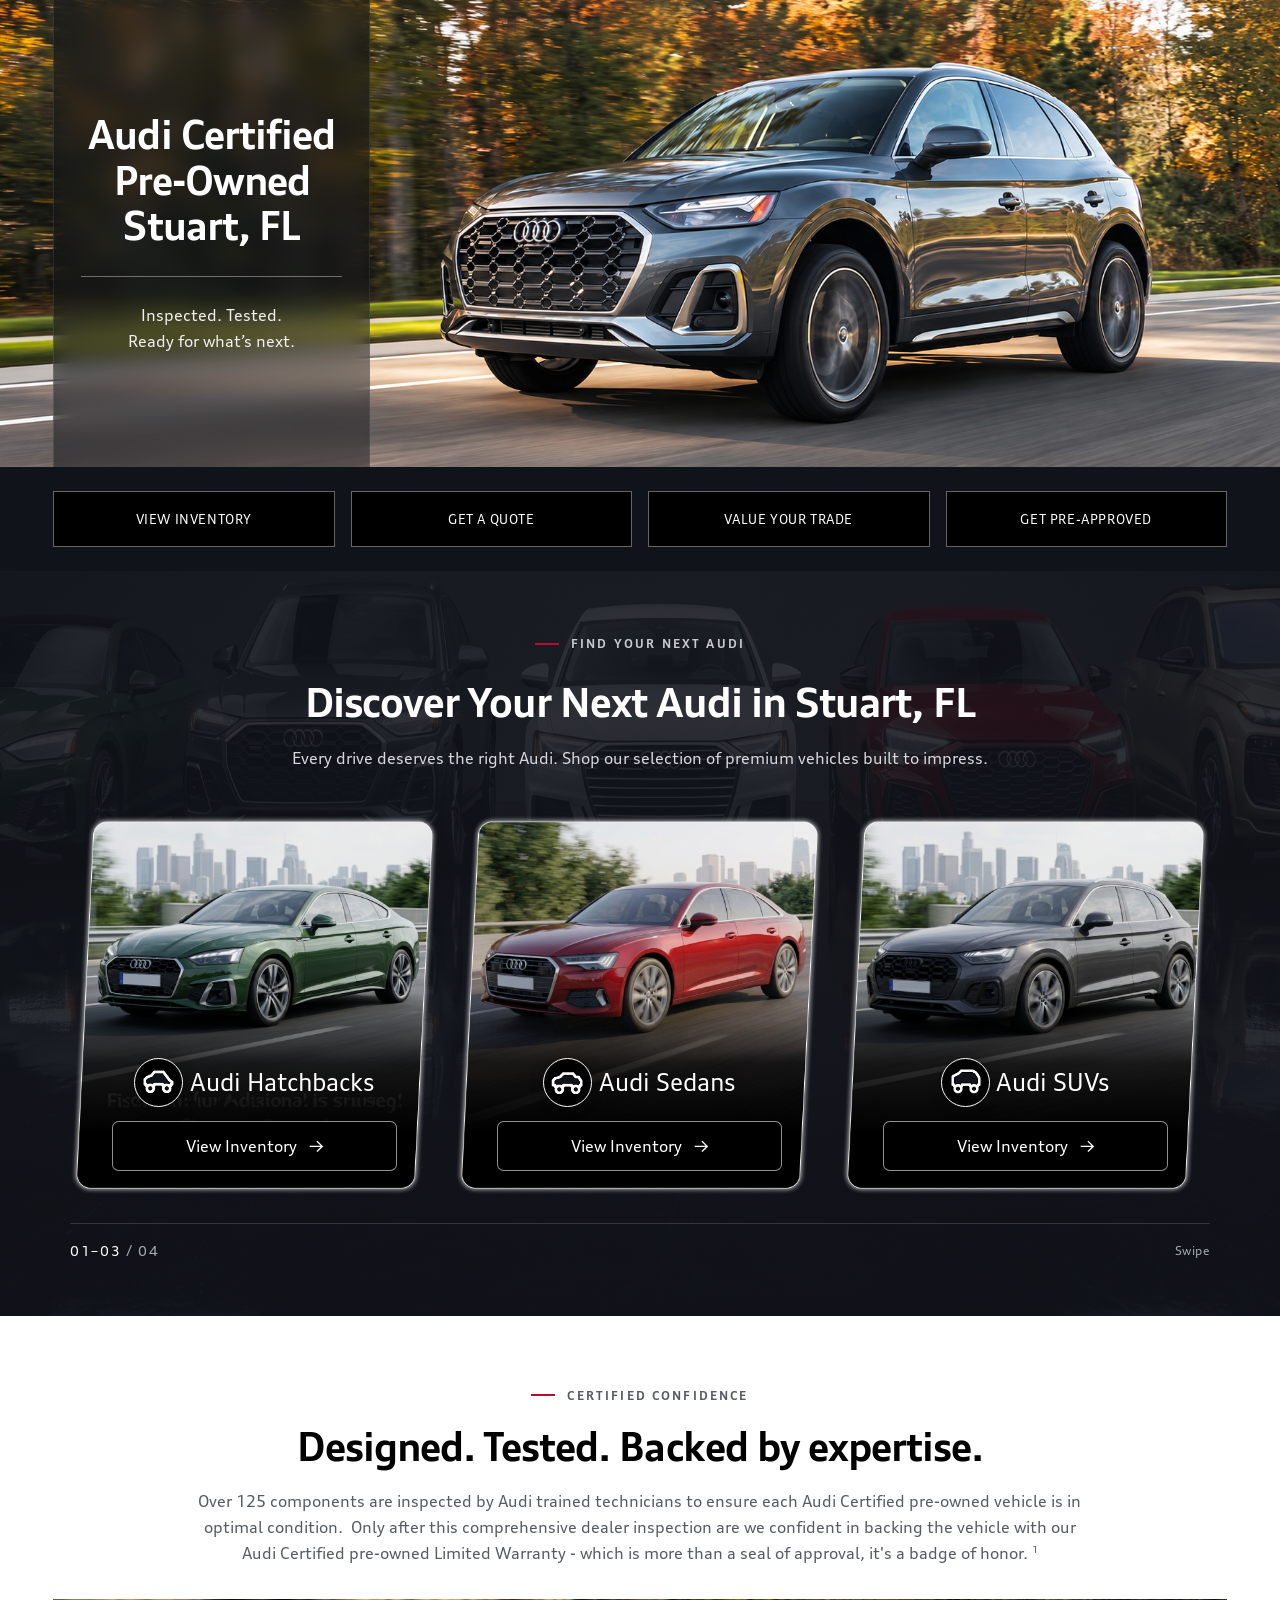
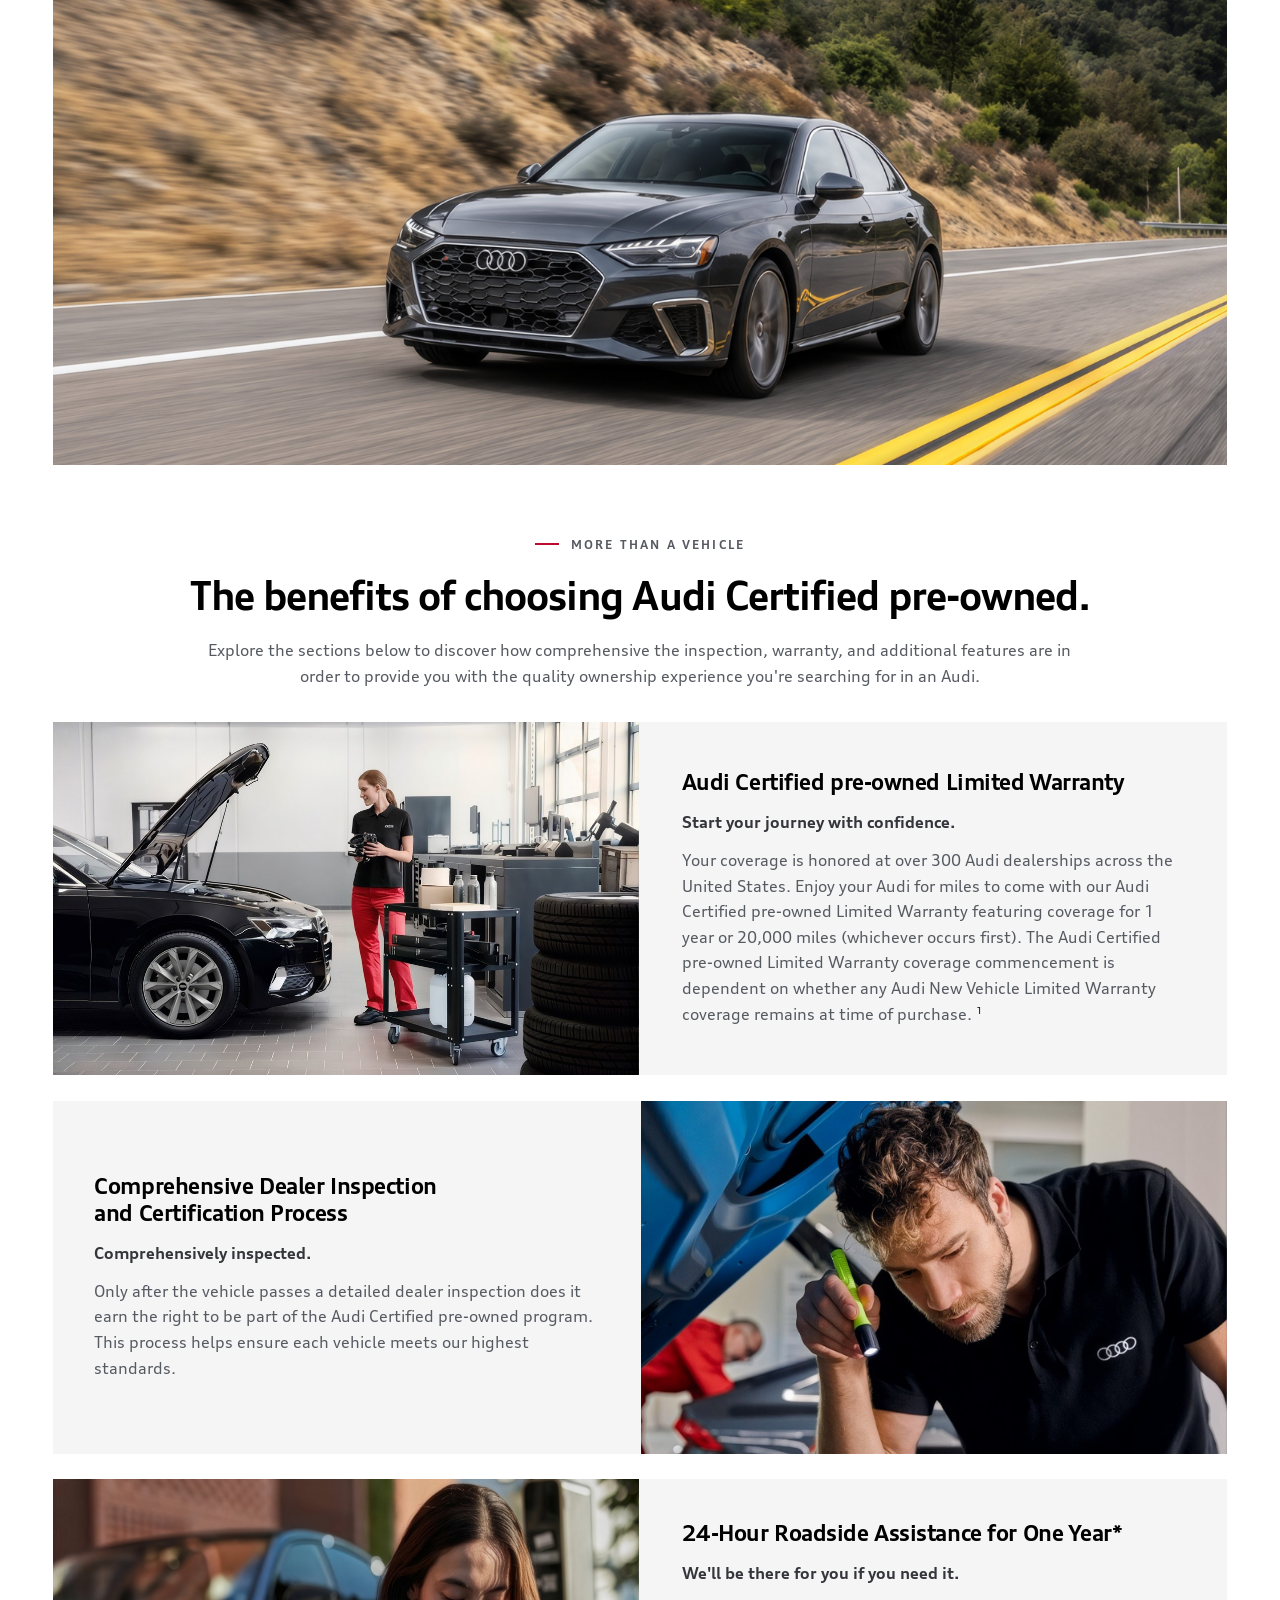
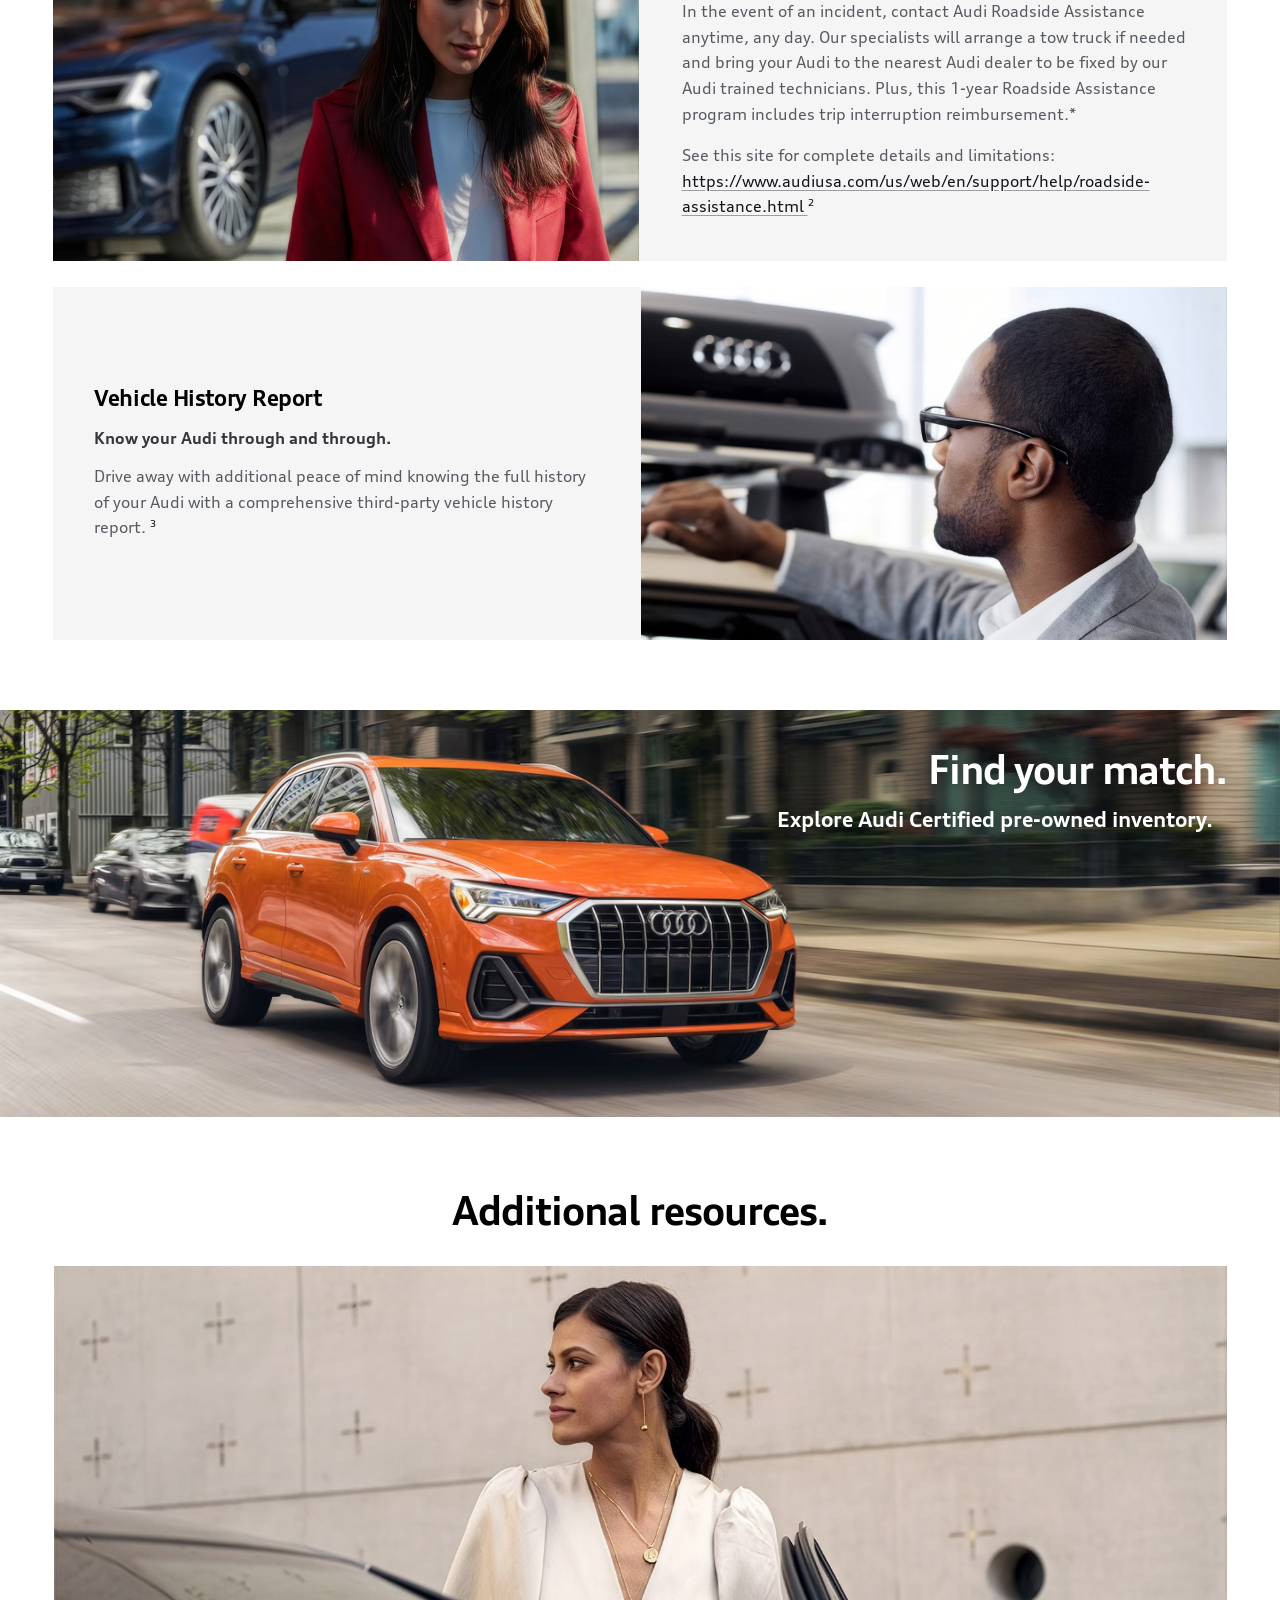
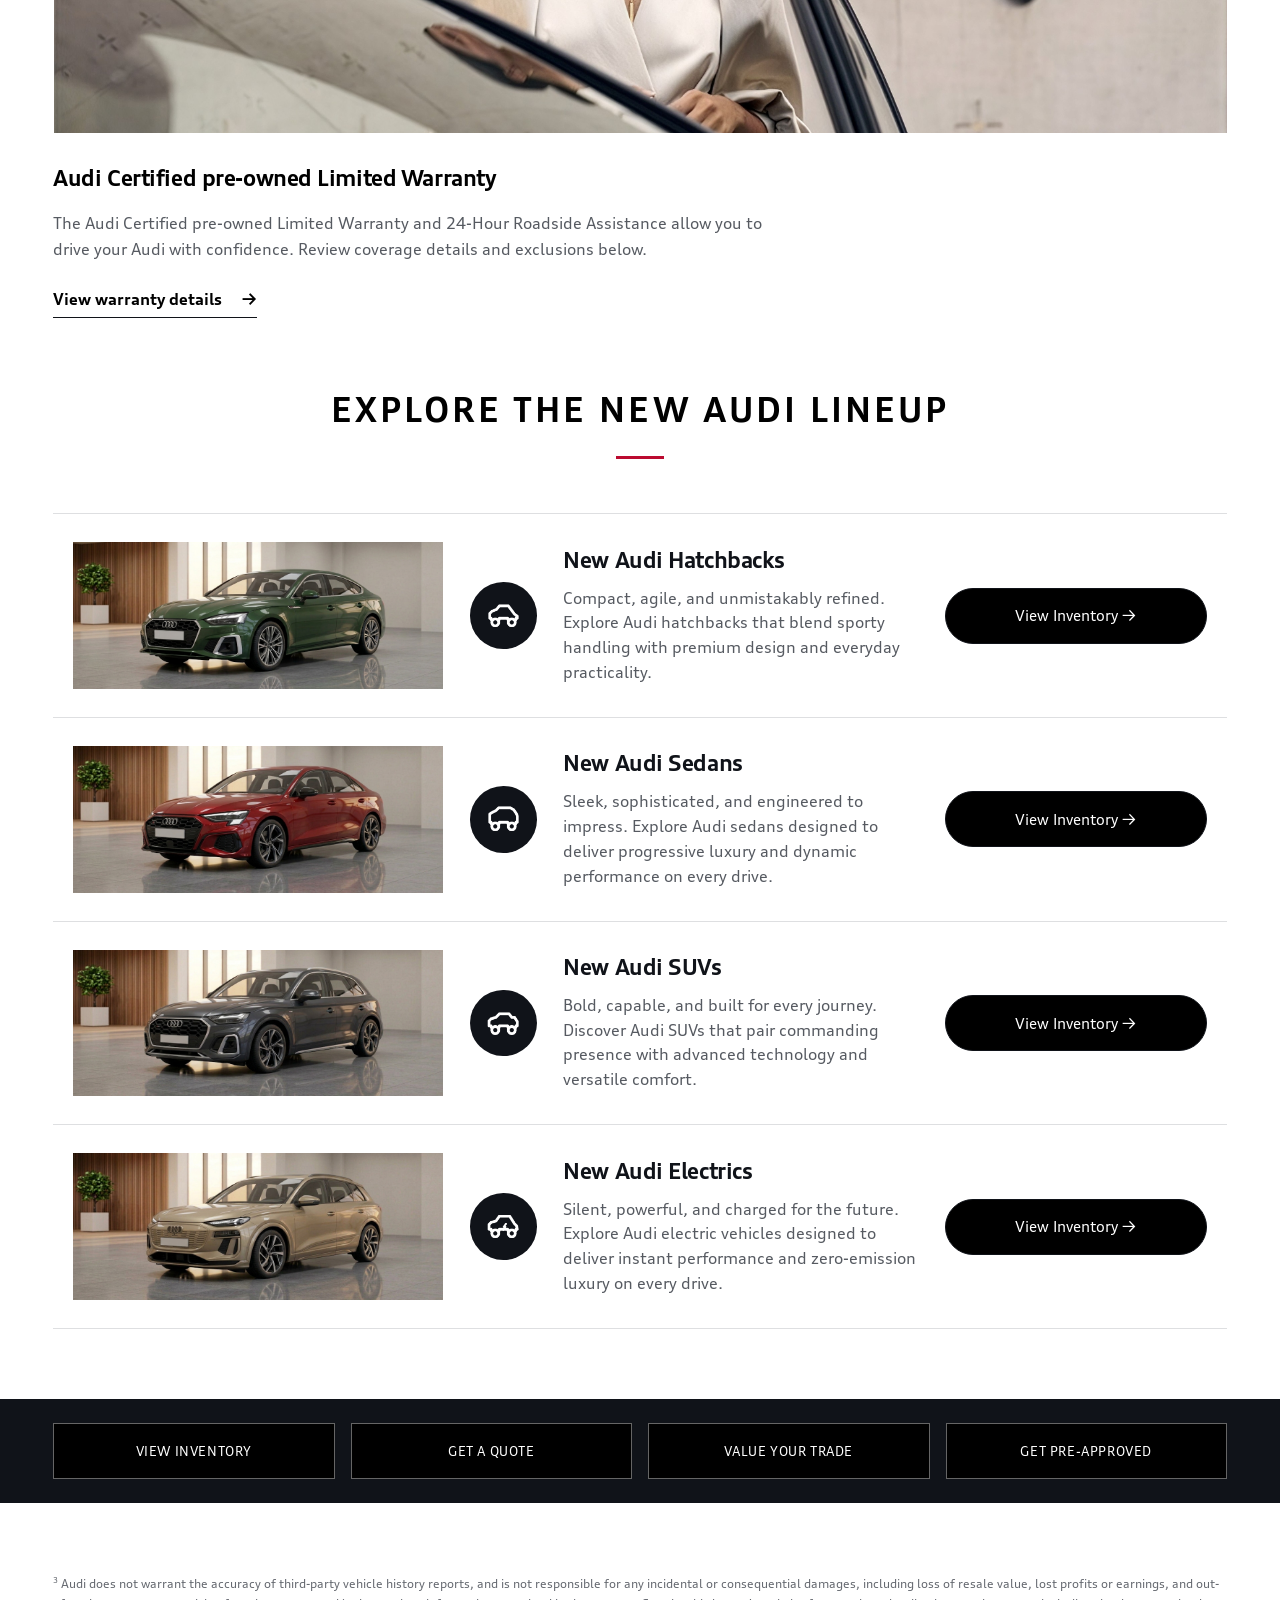
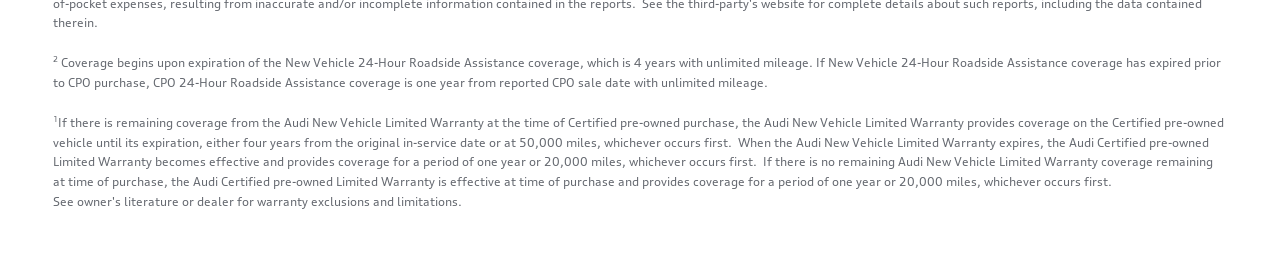
<file: index.html>
<!doctype html>
<html lang="en">
  <head>
    <meta charset="utf-8" />
    <meta name="viewport" content="width=device-width, initial-scale=1" />
    <meta
      name="description"
      content="Discover Audi Certified pre-owned vehicles in Stuart, FL. Explore the lineup, comprehensive inspections, warranty coverage, and ownership benefits."
    />
    <meta name="theme-color" content="#101319" />
    <title>Audi Certified Pre-Owned | Stuart, FL</title>
    <link rel="stylesheet" href="styles.css" />
    <script src="script.js" defer></script>
  </head>
  <body>
    <a class="skip-link" href="#discover">Skip to content</a>
    <main class="page">
      <div class="opening">
        <section class="hero" aria-labelledby="hero-title" data-node-id="1:5">
          <img
            class="hero-image"
            src="assets/Hero.png"
            alt="Audi SUV on a sunlit road surrounded by autumn trees"
            fetchpriority="high"
          />
          <div class="hero-panel">
            <div class="hero-copy">
              <h1 id="hero-title">
                <span class="hero-title-main">
                  Audi Certified
                  <br class="desktop-title-break" />
                  Pre-Owned
                </span>
                <span class="hero-title-location">Stuart, FL</span>
              </h1>
              <p>
                Inspected. Tested.
                <br />
                Ready for what’s next.
              </p>
            </div>
          </div>
        </section>
        <nav class="action-bar" aria-label="Shop Audi">
          <a class="action" href="#discover" aria-label="View inventory">
            View inventory
          </a>
          <button
            class="action"
            data-request="Get a quote"
            aria-label="Get a quote"
          >
            Get a quote
          </button>
          <button
            class="action"
            data-request="Value your trade"
            aria-label="Value your trade"
          >
            Value your trade
          </button>
          <button
            class="action"
            data-request="Get pre-approved"
            aria-label="Get pre-approved"
          >
            Get pre-approved
          </button>
        </nav>
        <section
          class="discovery"
          id="discover"
          aria-labelledby="discover-title"
          data-node-id="1:22"
        >
          <img class="discovery-image" src="assets/Discovery.png" alt="" />
          <div class="discovery-shade"></div>
          <div class="discovery-content">
            <header class="section-heading">
              <span class="eyebrow">Find your next Audi</span>
              <h2 id="discover-title">Discover Your Next Audi in Stuart, FL</h2>
              <p>
                Every drive deserves the right Audi. Shop our selection of
                premium vehicles built to impress.
              </p>
            </header>
            <div class="vehicle-carousel">
              <div
                class="vehicle-rail"
                id="vehicle-categories"
                aria-label="Vehicle categories"
                tabindex="0"
              >
                <article class="vehicle-card" data-node-id="1:28">
                  <img
                    class="card-art"
                    src="assets/Rectangle10.png"
                    alt="Green Audi hatchback driving through the city"
                  />
                  <div class="card-content">
                    <h3>
                      <span class="category-icon">
                        <img src="assets/Frame33.png" alt="" />
                      </span>
                      Audi Hatchbacks
                    </h3>
                    <a class="inventory-button" href="#new-hatchbacks">
                      View Inventory
                      <span class="button-arrow" aria-hidden="true">→</span>
                    </a>
                  </div>
                </article>
                <article class="vehicle-card" data-node-id="1:37">
                  <img
                    class="card-art"
                    src="assets/Rectangle11.png"
                    alt="Red Audi sedan"
                  />
                  <div class="card-content">
                    <h3>
                      <span class="category-icon">
                        <img src="assets/Frame34.png" alt="" />
                      </span>
                      Audi Sedans
                    </h3>
                    <a class="inventory-button" href="#new-sedans">
                      View Inventory
                      <span class="button-arrow" aria-hidden="true">→</span>
                    </a>
                  </div>
                </article>
                <article class="vehicle-card" data-node-id="1:46">
                  <img
                    class="card-art"
                    src="assets/Rectangle12.png"
                    alt="Gray Audi SUV"
                  />
                  <div class="card-content">
                    <h3>
                      <span class="category-icon">
                        <img src="assets/Frame35.png" alt="" />
                      </span>
                      Audi SUVs
                    </h3>
                    <a class="inventory-button" href="#new-suvs">
                      View Inventory
                      <span class="button-arrow" aria-hidden="true">→</span>
                    </a>
                  </div>
                </article>
                <article class="vehicle-card" data-node-id="1:55">
                  <img
                    class="card-art"
                    src="assets/Rectangle13.png"
                    alt="Gold Audi electric vehicle"
                  />
                  <div class="card-content">
                    <h3>
                      <span class="category-icon">
                        <img src="assets/Frame36.png" alt="" />
                      </span>
                      Audi Electrics
                    </h3>
                    <a class="inventory-button" href="#new-electrics">
                      View Inventory
                      <span class="button-arrow" aria-hidden="true">→</span>
                    </a>
                  </div>
                </article>
              </div>
              <div class="carousel-footer">
                <p
                  class="rail-position"
                  role="status"
                  aria-live="polite"
                  aria-atomic="true"
                >
                  <span id="rail-range">01–03</span>
                  <span class="rail-total">/ 04</span>
                  <span class="sr-only">vehicle categories shown</span>
                </p>
                <span class="rail-hint" aria-hidden="true">
                  Swipe
                </span>
              </div>
            </div>
          </div>
        </section>
      </div>
      <section
        class="container expertise"
        aria-labelledby="expertise-title"
        data-node-id="3:6"
      >
        <header class="section-heading">
          <span class="eyebrow">Certified confidence</span>
          <h2 id="expertise-title">Designed. Tested. Backed by expertise.</h2>
          <p>
            Over 125 components are inspected by Audi trained technicians to
            ensure each Audi Certified pre-owned vehicle is in optimal
            condition.  Only after this comprehensive dealer inspection are we
            confident in backing the vehicle with our Audi Certified pre-owned
            Limited Warranty - which is more than a seal of approval, it's a
            badge of honor.
            <sup><a href="#note-1">1</a></sup>
          </p>
        </header>
        <div class="wide-image driving">
          <img
            src="assets/Rectangle14.png"
            alt="Audi sedan driving on a winding mountain road"
            loading="lazy"
          />
        </div>
      </section>
      <section
        class="container benefits"
        aria-labelledby="benefits-title"
        data-node-id="3:7"
      >
        <header class="section-heading">
          <span class="eyebrow">More than a vehicle</span>
          <h2 id="benefits-title">
            The benefits of choosing Audi Certified pre-owned.
          </h2>
          <p>
            Explore the sections below to discover how comprehensive the
            inspection, warranty, and additional features are in order to
            provide you with the quality ownership experience you're searching
            for in an Audi.
          </p>
        </header>
        <div class="benefit-list">
          <article class="benefit-row">
            <div class="benefit-image warranty">
              <img
                src="assets/Rectangle15.png"
                alt="Audi technician inspecting a vehicle in the workshop"
                loading="lazy"
              />
            </div>
            <div class="benefit-copy">
              <h3 class="mobile-wrap-title">
                <span class="mobile-heading-line">
                  Audi Certified
                  <span class="keep-together">pre-owned</span>
                </span>
                Limited Warranty
              </h3>
              <h4>Start your journey with confidence.</h4>
              <p>
                Your coverage is honored at over 300 Audi dealerships across the
                United States. Enjoy your Audi for miles to come with our Audi
                Certified pre-owned Limited Warranty featuring coverage for 1
                year or 20,000 miles (whichever occurs first). The Audi
                Certified pre-owned Limited Warranty coverage commencement is
                dependent on whether any Audi New Vehicle Limited Warranty
                coverage remains at time of purchase.
                <sup><a href="#note-1">1</a></sup>
              </p>
            </div>
          </article>
          <article class="benefit-row reverse">
            <div class="benefit-image inspection">
              <img
                src="assets/Rectangle16.png"
                alt="Audi technician performing a detailed inspection"
                loading="lazy"
              />
            </div>
            <div class="benefit-copy">
              <h3 class="mobile-wrap-title">
                <span class="mobile-heading-line">Comprehensive Dealer</span>
                Inspection and Certification Process
              </h3>
              <h4>Comprehensively inspected.</h4>
              <p>
                Only after the vehicle passes a detailed dealer inspection does
                it earn the right to be part of the Audi Certified pre-owned
                program. This process helps ensure each vehicle meets our
                highest standards.
              </p>
            </div>
          </article>
          <article class="benefit-row">
            <div class="benefit-image roadside">
              <img
                src="assets/Rectangle17.png"
                alt="Audi owner using her phone beside her vehicle"
                loading="lazy"
              />
            </div>
            <div class="benefit-copy">
              <h3>24-Hour Roadside Assistance for One Year*</h3>
              <h4>We'll be there for you if you need it.</h4>
              <p>
                In the event of an incident, contact Audi Roadside Assistance
                anytime, any day. Our specialists will arrange a tow truck if
                needed and bring your Audi to the nearest Audi dealer to be
                fixed by our Audi trained technicians. Plus, this 1-year
                Roadside Assistance program includes trip interruption
                reimbursement.*
              </p>
              <p>
                See this site for complete details and limitations:
                <a
                  class="roadside-link"
                  href="https://www.audiusa.com/us/web/en/support/help/roadside-assistance.html"
                  target="_blank"
                  rel="noopener noreferrer"
                >
                  https://www.audiusa.com/us/web/en/support/help/roadside-assistance.html
                </a>
                <sup><a href="#note-2">2</a></sup>
              </p>
            </div>
          </article>
          <article class="benefit-row reverse">
            <div class="benefit-image history">
              <img
                src="assets/Rectangle18.png"
                alt="Driver enjoying the view from inside an Audi"
                loading="lazy"
              />
            </div>
            <div class="benefit-copy">
              <h3>Vehicle History Report</h3>
              <h4>Know your Audi through and through.</h4>
              <p>
                Drive away with additional peace of mind knowing the full
                history of your Audi with a comprehensive third-party vehicle
                history report.
                <sup><a href="#note-3">3</a></sup>
              </p>
            </div>
          </article>
        </div>
      </section>
      <a
        class="match-banner"
        href="#lineup"
        aria-label="Find your match. Explore Audi Certified pre-owned inventory."
        data-node-id="3:54"
      >
        <div class="match-image">
          <img
            src="assets/Section3.png"
            alt="Orange Audi SUV on a tree-lined street"
            loading="lazy"
          />
        </div>
        <div class="match-copy">
          <h2>Find your match.</h2>
          <p>Explore Audi Certified pre-owned inventory.</p>
        </div>
      </a>
      <section
        class="container resources"
        aria-labelledby="resources-title"
        data-node-id="3:43"
      >
        <header class="section-heading">
          <h2 id="resources-title">Additional resources.</h2>
        </header>
        <div class="wide-image resources-image">
          <img
            src="assets/Rectangle19.png"
            alt="Audi owner standing beside her vehicle"
            loading="lazy"
          />
        </div>
        <div class="resource-copy">
          <h3 class="mobile-wrap-title">
            <span class="mobile-heading-line">
              Audi Certified
              <span class="keep-together">pre-owned</span>
            </span>
            Limited Warranty
          </h3>
          <p>
            The Audi Certified pre-owned Limited Warranty and 24-Hour Roadside
            Assistance allow you to drive your Audi with confidence. Review
            coverage details and exclusions below.
          </p>
          <a class="text-link" href="#note-1">
            View warranty details
            <span aria-hidden="true">→</span>
          </a>
        </div>
      </section>
      <section
        class="lineup container"
        id="lineup"
        aria-labelledby="lineup-title"
        data-node-id="3:61"
      >
        <h2 id="lineup-title">Explore the new Audi lineup</h2>
        <div class="lineup-list">
          <article class="lineup-row" id="new-hatchbacks">
            <div class="lineup-image hatchback">
              <img
                src="assets/Rectangle9.png"
                alt="New green Audi hatchback"
                loading="lazy"
              />
            </div>
            <span class="lineup-icon">
              <img
                src="assets/Ellipse2.png"
                alt=""
                width="62"
                height="62"
                loading="lazy"
              />
            </span>
            <div class="lineup-copy">
              <h3>New Audi Hatchbacks</h3>
              <p>
                Compact, agile, and unmistakably refined. Explore Audi
                hatchbacks that blend sporty handling with premium design and
                everyday practicality.
              </p>
            </div>
            <button
              class="inventory-button"
              data-request="View inventory"
              data-category="New Audi Hatchbacks"
            >
              View Inventory →
            </button>
          </article>
          <article class="lineup-row" id="new-sedans">
            <div class="lineup-image sedan">
              <img
                src="assets/Rectangle20.png"
                alt="New red Audi sedan"
                loading="lazy"
              />
            </div>
            <span class="lineup-icon">
              <img
                src="assets/Ellipse3.png"
                alt=""
                width="62"
                height="62"
                loading="lazy"
              />
            </span>
            <div class="lineup-copy">
              <h3>New Audi Sedans</h3>
              <p>
                Sleek, sophisticated, and engineered to impress. Explore Audi
                sedans designed to deliver progressive luxury and dynamic
                performance on every drive.
              </p>
            </div>
            <button
              class="inventory-button"
              data-request="View inventory"
              data-category="New Audi Sedans"
            >
              View Inventory →
            </button>
          </article>
          <article class="lineup-row" id="new-suvs">
            <div class="lineup-image suv">
              <img
                src="assets/Rectangle21.png"
                alt="New gray Audi SUV"
                loading="lazy"
              />
            </div>
            <span class="lineup-icon">
              <img
                src="assets/Ellipse4.png"
                alt=""
                width="62"
                height="62"
                loading="lazy"
              />
            </span>
            <div class="lineup-copy">
              <h3>New Audi SUVs</h3>
              <p>
                Bold, capable, and built for every journey. Discover Audi SUVs
                that pair commanding presence with advanced technology and
                versatile comfort.
              </p>
            </div>
            <button
              class="inventory-button"
              data-request="View inventory"
              data-category="New Audi SUVs"
            >
              View Inventory →
            </button>
          </article>
          <article class="lineup-row" id="new-electrics">
            <div class="lineup-image electric">
              <img
                src="assets/Rectangle22.png"
                alt="New gold Audi electric vehicle"
                loading="lazy"
              />
            </div>
            <span class="lineup-icon">
              <img
                src="assets/Ellipse5.png"
                alt=""
                width="62"
                height="62"
                loading="lazy"
              />
            </span>
            <div class="lineup-copy">
              <h3>New Audi Electrics</h3>
              <p>
                Silent, powerful, and charged for the future. Explore Audi
                electric vehicles designed to deliver instant performance and
                zero-emission luxury on every drive.
              </p>
            </div>
            <button
              class="inventory-button"
              data-request="View inventory"
              data-category="New Audi Electrics"
            >
              View Inventory →
            </button>
          </article>
        </div>
      </section>
      <nav
        class="action-bar bottom-actions"
        aria-label="More ways to shop Audi"
      >
        <a class="action" href="#discover" aria-label="View inventory">
          View inventory
        </a>
        <button
          class="action"
          data-request="Get a quote"
          aria-label="Get a quote"
        >
          Get a quote
        </button>
        <button
          class="action"
          data-request="Value your trade"
          aria-label="Value your trade"
        >
          Value your trade
        </button>
        <button
          class="action"
          data-request="Get pre-approved"
          aria-label="Get pre-approved"
        >
          Get pre-approved
        </button>
      </nav>
      <footer class="container legal">
        <p id="note-3">
          <sup>3</sup>
          Audi does not warrant the accuracy of third-party vehicle history
          reports, and is not responsible for any incidental or consequential
          damages, including loss of resale value, lost profits or earnings, and
          out-of-pocket expenses, resulting from inaccurate and/or incomplete
          information contained in the reports.  See the third-party's website
          for complete details about such reports, including the data contained
          therein.
        </p>
        <p id="note-2">
          <sup>2</sup>
          Coverage begins upon expiration of the New Vehicle 24-Hour Roadside
          Assistance coverage, which is 4 years with unlimited mileage. If New
          Vehicle 24-Hour Roadside Assistance coverage has expired prior to CPO
          purchase, CPO 24-Hour Roadside Assistance coverage is one year from
          reported CPO sale date with unlimited mileage.
        </p>
        <!-- prettier-ignore -->
        <p id="note-1">
          <sup>1</sup>If there is remaining coverage from the Audi New Vehicle Limited
          Warranty at the time of Certified pre-owned purchase, the Audi New
          Vehicle Limited Warranty provides coverage on the Certified pre-owned
          vehicle until its expiration, either four years from the original
          in-service date or at 50,000 miles, whichever occurs first.  When the
          Audi New Vehicle Limited Warranty expires, the Audi Certified
          pre-owned Limited Warranty becomes effective and provides coverage for
          a period of one year or 20,000 miles, whichever occurs first.  If
          there is no remaining Audi New Vehicle Limited Warranty coverage
          remaining at time of purchase, the Audi Certified pre-owned Limited
          Warranty is effective at time of purchase and provides coverage for a
          period of one year or 20,000 miles, whichever occurs first.
          <br />
          See owner's literature or dealer for warranty exclusions and
          limitations.
        </p>
      </footer>
    </main>
    <dialog
      id="request-dialog"
      aria-labelledby="request-title"
      aria-describedby="request-description"
    >
      <button class="dialog-close" type="button" aria-label="Close dialog">
        ×
      </button>
      <h2 id="request-title">Get a quote</h2>
      <p id="request-description">
        Choose your Audi and prepare an inquiry. This preview does not send
        information to a dealership.
      </p>
      <form id="request-form">
        <label>
          Your Audi
          <select name="vehicle">
            <option>Audi Hatchbacks</option>
            <option>Audi Sedans</option>
            <option>Audi SUVs</option>
            <option>Audi Electrics</option>
          </select>
        </label>
        <label id="trade-field" hidden>
          Current vehicle
          <input
            name="trade"
            placeholder="Year, make, and model"
            maxlength="120"
          />
        </label>
        <label>
          Notes
          <textarea
            name="notes"
            rows="3"
            maxlength="2000"
            placeholder="What would you like to know?"
          ></textarea>
        </label>
        <button class="action primary" type="submit">Download inquiry</button>
        <p class="form-status" role="status"></p>
      </form>
    </dialog>
  </body>
</html>
</file>
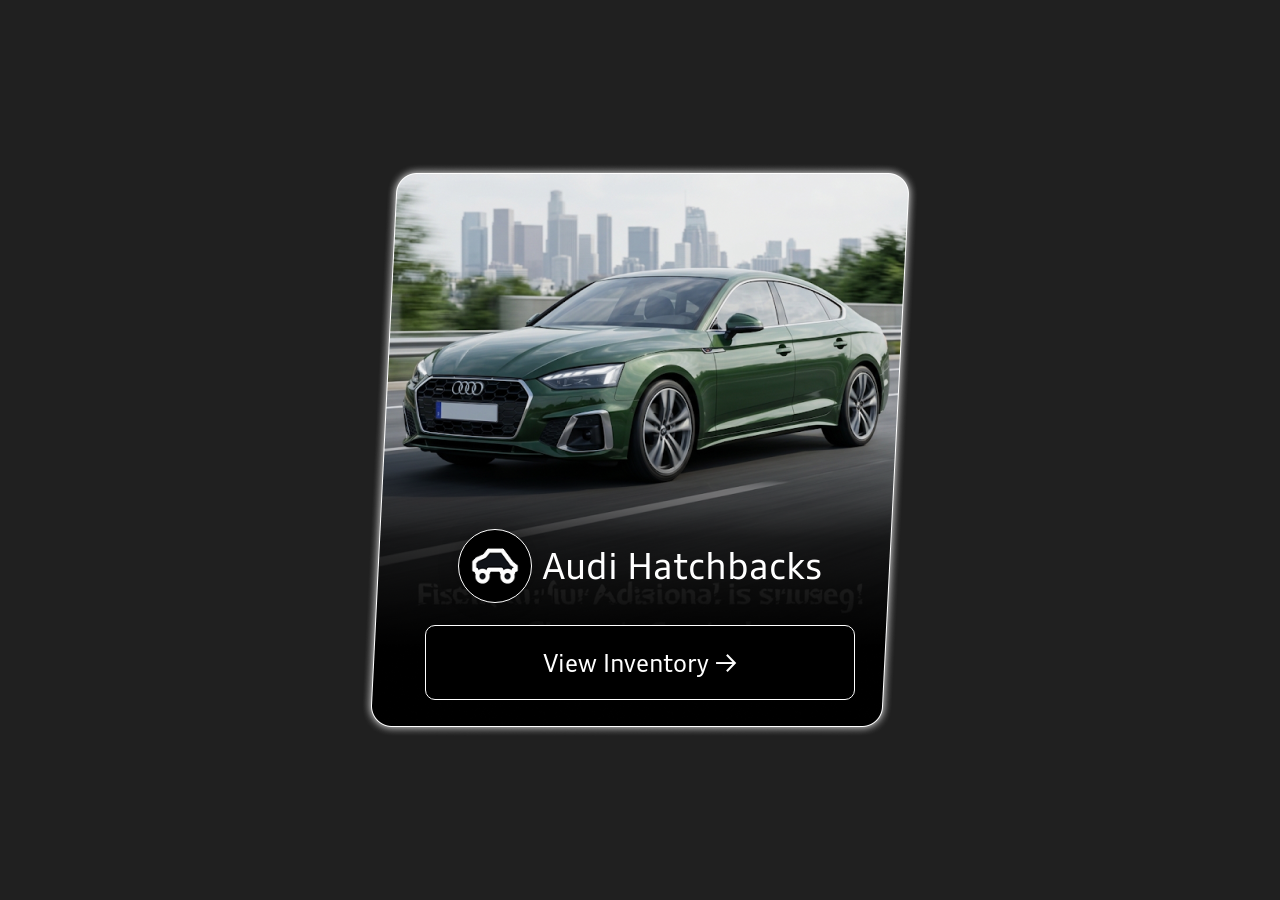
<file: card.html>
<!doctype html>
<html lang="en">
  <head>
    <meta charset="utf-8" />
    <meta name="viewport" content="width=device-width, initial-scale=1" />
    <title>Audi Hatchbacks | Figma card</title>
    <link rel="stylesheet" href="styles.css" />
  </head>
  <body class="card-page">
    <main>
      <article class="vehicle-card" data-node-id="1:333">
        <img
          class="card-art"
          src="assets/Rectangle10.png"
          alt="Green Audi hatchback driving through the city"
        />
        <div class="card-content">
          <h3>
            <span class="category-icon">
              <img src="assets/Frame33.png" alt="" />
            </span>
            Audi Hatchbacks
          </h3>
          <a class="inventory-button" href="index.html#new-hatchbacks">
            View Inventory →
          </a>
        </div>
      </article>
    </main>
  </body>
</html>
</file>
<file: styles.css>
/* Figma desktop canvas: 1920px. Desktop dimensions scale together; smaller
   screens reflow into readable layouts instead of shrinking the page. */
@font-face {
  font-family: "Audi Type";
  src: url("assets/AudiTypeVF.woff2") format("woff2");
  font-weight: 100 900;
  font-display: swap;
}
@font-face {
  font-family: "BMW Type";
  src: local("BMWTypeNext Pro Regular"), local("BMWTypeNext Pro");
  font-weight: 400;
  font-display: swap;
}
/* Theme colors and desktop sizing. */
:root {
  font-size: clamp(8.5333px, 0.833333333vw, 16px);
  --ink: #101319;
  --red: #bb0a30;
  --maroon: #800020;
  --page-gutter: 5rem;
  color-scheme: light;
  --muted: #565a61;
  --hairline: #dedfe1;
  --surface: #f5f5f5;
  --section-gap: clamp(56px, 5.5vw, 104px);
}
/* Reset, typography, and keyboard focus. */
* {
  box-sizing: border-box;
}
html {
  scroll-behavior: smooth;
  scroll-padding-top: 1.5rem;
}
body {
  margin: 0;
  background: #fff;
  color: #000;
  font-family: "Audi Type", Arial, sans-serif;
  font-size: 1.25rem;
  line-height: normal;
}
h1,
h2,
h3,
h4,
p {
  margin: 0;
}
h1,
h2,
h3,
h4 {
  font-weight: 700;
}
button,
input,
select,
textarea {
  font: inherit;
}
button,
a {
  -webkit-tap-highlight-color: transparent;
}
button {
  cursor: pointer;
}
a {
  color: inherit;
}
button:focus-visible,
a:focus-visible,
[tabindex]:focus-visible,
input:focus-visible,
select:focus-visible,
textarea:focus-visible {
  outline: 3px solid #e43861;
  outline-offset: 5px;
}
sup {
  font-size: 64.5%;
  vertical-align: super;
  line-height: 0;
}
sup a {
  text-decoration: none;
}
img {
  display: block;
}
/* Page layout and accessible skip link. */
.page {
  display: flex;
  flex-direction: column;
  gap: var(--section-gap);
  width: 100%;
  max-width: 1920px;
  margin: auto;
}
.container {
  width: calc(100% - 2 * var(--page-gutter));
  margin-inline: auto;
}
.skip-link {
  position: fixed;
  z-index: 20;
  top: 1rem;
  left: 1rem;
  padding: 1rem;
  background: white;
  color: #000;
  transform: translateY(-200%);
}
.skip-link:focus {
  transform: none;
}
/* Hero artwork and text panel. */
.hero {
  height: 43.75rem;
  position: relative;
  overflow: hidden;
  padding-inline: 5rem;
}
.hero-image {
  position: absolute;
  max-width: none;
  width: 122.33%;
  height: 111.85%;
  left: -18.59%;
  top: -5.96%;
}
.hero-panel {
  position: relative;
  width: 29.6875rem;
  height: 100%;
  display: flex;
  align-items: center;
  justify-content: center;
  padding: 3.125rem 2.5rem;
  backdrop-filter: blur(1.0625rem);
  -webkit-backdrop-filter: blur(1.0625rem);
}
.hero-copy {
  width: 24.6875rem;
  color: white;
  text-align: center;
  display: flex;
  flex-direction: column;
  gap: 2.5rem;
}
.hero h1 {
  font-size: 3.625rem;
  border-bottom: 1px solid white;
  padding-bottom: 2.5rem;
}
/* Shared action buttons. */
.action-bar {
  display: grid;
  grid-template-columns: repeat(4, minmax(0, 1fr));
  background: var(--ink);
  padding: 1.75rem 4.96875rem;
  min-height: 8.75rem;
  align-items: center;
}
.action {
  display: flex;
  align-items: center;
  justify-content: center;
  text-align: center;
  text-decoration: none;
  text-transform: uppercase;
  background: #000;
  border: 1px solid #fff;
  border-radius: 0;
  color: #fff;
  padding: 0.625rem;
}
.action.primary {
  background: var(--red);
}
/* Vehicle discovery and horizontally scrolling carousel. */
.discovery {
  min-height: 55.3125rem;
  position: relative;
  overflow: hidden;
  padding: 3rem 5rem;
  display: flex;
  align-items: center;
  justify-content: center;
  color: white;
}
.discovery-image {
  position: absolute;
  width: 143.97%;
  height: 174.47%;
  left: -21.97%;
  top: -74.44%;
  max-width: none;
}
.discovery-shade {
  position: absolute;
  inset: 0;
}
.discovery-content {
  position: relative;
  width: 106.875rem;
  max-width: 100%;
  min-width: 0;
  display: flex;
  flex-direction: column;
  align-items: center;
}
.section-heading {
  display: flex;
  flex-direction: column;
  text-align: center;
  width: 100%;
}
.section-heading h2 {
  font-size: 3.625rem;
  line-height: normal;
}
.discovery .section-heading {
  width: 92.375rem;
  max-width: 100%;
}
.discovery h2 {
  font-size: 3.75rem;
}
.vehicle-carousel {
  width: 100%;
  min-width: 0;
}
.vehicle-rail {
  --visible-cards: 3;
  --card-gap: 1.5rem;
  display: grid;
  grid-auto-flow: column;
  grid-auto-columns: calc(
    (100% - (var(--visible-cards) - 1) * var(--card-gap)) / var(--visible-cards)
  );
  gap: var(--card-gap);
  width: 100%;
  overflow-x: auto;
  overscroll-behavior-x: contain;
  scroll-snap-type: x mandatory;
  scrollbar-width: thin;
}
/* Inventory cards and category icons. */
.vehicle-card {
  width: 34.875rem;
  height: 35.75rem;
  position: relative;
  flex: none;
  display: flex;
  align-items: center;
  justify-content: flex-end;
  flex-direction: column;
  padding: 2.25rem 4rem;
  margin-right: -0.625rem;
}
.vehicle-card:last-child {
  margin-right: 0;
}
.card-art {
  position: absolute;
  left: 0.0013rem;
  top: -0.0625rem;
  width: 34.8724rem;
  height: 35.875rem;
  max-width: none;
}
.card-content {
  position: relative;
  display: flex;
  flex-direction: column;
  align-items: center;
  gap: 1.375rem;
  width: 26.875rem;
}
.card-content h3 {
  display: flex;
  align-items: center;
  justify-content: center;
  gap: 0.625rem;
  font-size: 2.25rem;
  font-weight: 400;
  white-space: nowrap;
  color: white;
}
.category-icon {
  position: relative;
  display: block;
  flex: none;
  width: 4.625rem;
  height: 4.625rem;
  border: 1px solid white;
  background: #000;
  border-radius: 50%;
  box-shadow: 0 0 1.25rem #0004;
}
.category-icon img {
  position: absolute;
  left: 15.1%;
  top: 14.5%;
  width: 69.87%;
  height: 69.87%;
}
.vehicle-card:nth-child(2) .category-icon img {
  left: 14.9%;
  top: 15.4%;
  width: 70.19%;
  height: 70.19%;
}
.vehicle-card:nth-child(3) .category-icon img {
  left: 17.29%;
  top: 16.26%;
  width: 67.42%;
  height: 67.42%;
}
.vehicle-card:nth-child(4) .category-icon img {
  left: 14.39%;
  top: 14.83%;
  width: 71.23%;
  height: 71.23%;
}
.inventory-button {
  width: 100%;
  min-height: 4.6875rem;
  padding: 0.625rem;
  border: 1px solid #fff;
  border-radius: 0.625rem;
  display: flex;
  align-items: center;
  justify-content: center;
  text-decoration: none;
  background: #000;
  color: white;
  font-size: 1.5rem;
  transition: background 0.2s;
}
.card-content .inventory-button {
  font-family: "BMW Type", "Audi Type", Arial, sans-serif;
}
.inventory-button:hover {
  background: var(--maroon);
}
/* Certification, benefits, and resources. */
.expertise,
.benefits,
.resources {
  display: flex;
  flex-direction: column;
}
.wide-image {
  height: 43.75rem;
  position: relative;
  overflow: hidden;
}
.wide-image img,
.benefit-image img {
  position: absolute;
  max-width: none;
}
.driving img {
  width: 113.13%;
  height: 190.07%;
  left: -12.2%;
  top: -61.84%;
}
.benefit-list {
  display: flex;
  flex-direction: column;
}
.benefit-row {
  display: grid;
  grid-template-columns: 1fr 1fr;
  column-gap: 0.125rem;
}
.benefit-image {
  position: relative;
  overflow: hidden;
}
.benefit-image img {
  width: 100%;
}
.warranty img {
  height: 124.95%;
  left: 0;
  top: -9.32%;
}
.inspection img {
  height: 165.85%;
  left: 0.06%;
  top: -7.4%;
}
.roadside img {
  height: 165.85%;
  left: 0;
  top: -17.81%;
}
.history img {
  height: 100%;
  object-fit: cover;
}
.benefit-copy {
  display: flex;
  flex-direction: column;
  justify-content: center;
  min-width: 0;
}
.benefit-copy a {
  overflow-wrap: anywhere;
}
.reverse .benefit-image {
  grid-column: 2;
  grid-row: 1;
}
.reverse .benefit-copy {
  grid-column: 1;
  grid-row: 1;
}
.match-banner {
  height: 38.125rem;
  position: relative;
  overflow: hidden;
  text-decoration: none;
  color: #fff;
  display: flex;
  justify-content: flex-end;
  padding: 3.3125rem 5rem;
}
.match-image {
  position: absolute;
  inset: 0;
  overflow: hidden;
}
.match-image img {
  position: absolute;
  width: 100%;
  height: 133.33%;
  left: 0;
  top: -25.6%;
  max-width: none;
}
.match-copy {
  position: relative;
  width: 42.1875rem;
  display: flex;
  flex-direction: column;
  gap: 1.125rem;
  font-weight: 700;
}
.match-copy h2 {
  text-align: right;
  font-size: 3.625rem;
}
.match-copy p {
  font-size: 2rem;
}
.resources-image img {
  width: 100%;
  height: 141.23%;
  left: 0.02%;
  top: -12.45%;
}
.resource-copy {
  display: flex;
  flex-direction: column;
  font-size: 1.25rem;
}
/* New vehicle lineup. */
.lineup {
  display: flex;
  align-items: center;
  justify-content: center;
  flex-direction: column;
  padding: 0;
}
.lineup > h2 {
  text-transform: uppercase;
  text-align: center;
  flex: none;
}
.lineup-list {
  width: 100%;
  flex: none;
}
.lineup-row {
  min-height: 17.875rem;
  border-bottom: 1px solid #000;
  display: grid;
  justify-content: center;
  align-items: center;
  padding-block: 1rem;
  scroll-margin-top: 2rem;
}
.lineup-image {
  width: 100%;
  height: 13.75rem;
  position: relative;
  overflow: hidden;
}
.lineup-image img {
  position: absolute;
  width: 100%;
  height: 132.79%;
  left: 0;
  top: -22.12%;
  max-width: none;
}
.sedan img {
  top: -26.71%;
}
.suv img {
  left: -0.1%;
  top: -25.56%;
}
.electric img {
  top: -24.42%;
}
.lineup-icon {
  border-radius: 50%;
  background: var(--ink);
  border: 1px solid #818181;
  display: flex;
  align-items: center;
  justify-content: center;
}
.lineup-copy {
  display: flex;
  flex-direction: column;
}
.lineup .inventory-button {
  border-radius: 6.25rem;
}
.legal {
  display: flex;
  flex-direction: column;
}
/* Inquiry dialog and form controls. */
dialog {
  width: min(560px, calc(100% - 32px));
  max-height: 90dvh;
  background: #fff;
  color: var(--ink);
  font-size: 16px;
  overflow: auto;
}
dialog::backdrop {
  background: #101319b8;
  backdrop-filter: blur(4px);
}
dialog h2 {
  font-size: 30px;
  padding-right: 20px;
}
dialog p {
  line-height: 1.5;
}
.dialog-close {
  position: absolute;
  background: transparent;
  border: 0;
  color: var(--ink);
  line-height: 1;
}
dialog form {
  display: flex;
  flex-direction: column;
  gap: 18px;
  margin-top: 24px;
}
dialog label {
  display: flex;
  flex-direction: column;
  gap: 8px;
}
dialog [hidden] {
  display: none;
}
dialog input,
dialog select,
dialog textarea {
  padding: 12px;
  border: 1px solid #818181;
  color: var(--ink);
  width: 100%;
  border-radius: 0;
}
dialog .action {
  min-height: 52px;
  font-size: 16px;
}
.form-status {
  font-size: 14px;
}
body.modal-open {
  overflow: hidden;
}
/* Standalone Figma card preview. */
.card-page {
  background: #202020;
  min-height: 100dvh;
  display: grid;
  place-items: center;
}
.card-page .vehicle-card {
  margin: 0;
}
html:has(.card-page) {
  font-size: clamp(8px, 2.8673835vw, 16px);
}
@media (min-width: 1921px) {
  .page {
    box-shadow: 0 0 1px #ddd;
  }
}
@media (max-width: 1023px) {
  :root {
    font-size: 16px;
    --page-gutter: 2rem;
  }
  body {
    font-size: 1rem;
  }
  .hero {
    height: 520px;
    padding-inline: 2rem;
  }
  .hero-image {
    width: 150%;
    height: 100%;
    left: -36%;
    top: 0;
    object-fit: cover;
  }
  .hero-panel {
    width: 330px;
    padding: 30px;
  }
  .hero-copy {
    width: 100%;
    gap: 28px;
  }
  .hero h1 {
    font-size: 40px;
    padding-bottom: 28px;
  }
  .action-bar {
    grid-template-columns: repeat(2, minmax(0, 1fr));
    padding: 24px 32px;
  }
  .discovery {
    min-height: 0;
    padding: 48px 0;
  }
  .discovery-image {
    inset: 0;
    width: 100%;
    height: 100%;
    object-fit: cover;
  }
  .discovery-content {
    width: 100%;
  }
  .section-heading h2,
  .discovery h2 {
    font-size: 32px;
  }
  .section-heading p,
  .discovery .section-heading p {
    line-height: 1.5;
  }
  .discovery .section-heading {
    width: auto;
    padding: 0 32px;
  }
  .vehicle-carousel {
    width: calc(100% - 48px);
  }
  .vehicle-rail {
    --visible-cards: 2;
    --card-gap: 24px;
  }
  .vehicle-card {
    width: 360px;
    height: 369px;
    padding: 23px 41px;
    margin-right: 0;
    scroll-snap-align: center;
  }
  .card-art {
    width: 360px;
    height: 370.3px;
    left: 0;
    top: -0.65px;
  }
  .card-content {
    width: 277.4px;
    gap: 14px;
  }
  .card-content h3 {
    font-size: 23px;
    gap: 6.5px;
  }
  .category-icon {
    width: 48px;
    height: 48px;
  }
  .inventory-button {
    min-height: 49px;
    font-size: 16px;
    border-radius: 7px;
  }
  .wide-image {
    height: auto;
    aspect-ratio: 1760/700;
  }
  .benefit-row {
    grid-template-columns: 1fr 1fr;
  }
  .benefit-copy {
    line-height: 1.45;
  }
  .benefit-image img {
    height: 100%;
    inset: 0;
    object-fit: cover;
  }
  .match-banner {
    height: 340px;
    padding: 28px 32px;
  }
  .match-copy {
    width: 48%;
    gap: 12px;
  }
  .match-copy h2 {
    font-size: 32px;
  }
  .match-image img {
    height: 100%;
    top: 0;
    object-fit: cover;
  }
  .resource-copy {
    font-size: 16px;
    line-height: 1.5;
  }
  .lineup {
    padding: 24px 0;
  }
  .lineup-row {
    min-height: 220px;
  }
  .lineup-image {
    height: auto;
    aspect-ratio: 523/220;
  }
  .lineup .inventory-button {
    grid-column: 3;
  }
  .card-page .vehicle-card {
    width: 34.875rem;
    height: 35.75rem;
    padding: 2.25rem 4rem;
  }
  .card-page .card-art {
    width: 34.8724rem;
    height: 35.875rem;
    top: -0.0625rem;
  }
  .card-page .card-content {
    width: 26.875rem;
    gap: 1.375rem;
  }
  .card-page h3 {
    font-size: 2.25rem;
    gap: 0.625rem;
  }
  .card-page .category-icon {
    width: 4.625rem;
    height: 4.625rem;
  }
  .card-page .inventory-button {
    min-height: 4.6875rem;
    font-size: 1.5rem;
    border-radius: 0.625rem;
  }
}
@media (max-width: 600px) {
  :root {
    --page-gutter: 1.25rem;
  }
  .hero {
    padding: 0;
  }
  .hero-image {
    left: -75%;
    top: 0;
  }
  .hero-panel {
    width: 100%;
  }
  .hero-copy {
    gap: 16px;
  }
  .hero h1 {
    padding-bottom: 16px;
  }
  .discovery {
    padding: 36px 0;
  }
  .section-heading h2,
  .discovery h2 {
    font-size: 28px;
    line-height: 1.16;
  }
  .discovery .section-heading {
    padding-inline: 20px;
  }
  .vehicle-carousel {
    width: calc(100% - 40px);
  }
  .vehicle-rail {
    --visible-cards: 1;
    --card-gap: 20px;
  }
  .vehicle-card {
    width: 320px;
    height: 328px;
    padding: 20.6px 36.7px;
  }
  .card-art {
    width: 320px;
    height: 329.2px;
    top: -0.57px;
  }
  .card-content {
    width: 246.6px;
    gap: 12.6px;
  }
  .card-content h3 {
    font-size: 20.5px;
    gap: 5.7px;
  }
  .category-icon {
    width: 42.4px;
    height: 42.4px;
  }
  .card-content .inventory-button {
    min-height: 44px;
    font-size: 16px;
  }
  .driving img {
    object-fit: cover;
    inset: 0;
    width: 100%;
    height: 100%;
  }
  .benefit-row {
    display: flex;
    flex-direction: column;
    gap: 0;
  }
  .benefit-image {
    width: 100%;
  }
  .match-image img {
    left: -10%;
    top: 25%;
  }
  .resources-image img {
    height: 100%;
    top: 0;
    object-fit: cover;
  }
  .lineup {
    padding: 0;
  }
  .lineup-image {
    grid-column: 1/-1;
    width: 100%;
  }
  .lineup-icon {
    align-self: start;
  }
  .lineup .inventory-button {
    grid-column: 1/-1;
  }
}
@media (prefers-reduced-motion: reduce) {
  html {
    scroll-behavior: auto;
  }
}
/* Keep the separately linked Figma card proportional at every viewport size. */
.card-page .card-content h3 {
  font-size: 2.25rem;
  gap: 0.625rem;
}
.card-page .card-content .inventory-button {
  min-height: 4.6875rem;
  font-size: 1.5rem;
  border-radius: 0.625rem;
}
/* Fit whole cards into each carousel viewport; keep the standalone card intact. */
.vehicle-rail .vehicle-card {
  container-type: inline-size;
  width: 100%;
  height: auto;
  aspect-ratio: 558/572;
  min-width: 0;
  margin: 0;
  padding: 0;
  scroll-snap-align: start;
}
.vehicle-rail .card-art {
  width: 100%;
  height: 100.35%;
  left: 0;
  top: -0.175%;
}
.vehicle-rail .card-content {
  position: absolute;
  bottom: 6.2937%;
  width: 77.0609%;
  gap: 3.94265cqw;
}
.vehicle-rail .card-content h3 {
  font-size: 6.45161cqw;
  gap: 1.79211cqw;
}
.vehicle-rail .category-icon {
  width: 13.26165cqw;
  height: 13.26165cqw;
}
.vehicle-rail .inventory-button {
  min-height: max(44px, 13.44086cqw);
  font-size: clamp(16px, 4.30108cqw, 24px);
  border-radius: 1.79211cqw;
}

/* Audi-inspired refinement: restrained accents, readable copy, clear controls. */
.sr-only {
  position: absolute;
  width: 1px;
  height: 1px;
  padding: 0;
  margin: -1px;
  overflow: hidden;
  clip-path: inset(50%);
  white-space: nowrap;
  border: 0;
}
.eyebrow {
  display: block;
  font-size: 12px;
  font-weight: 700;
  letter-spacing: 0.18em;
  text-transform: uppercase;
  line-height: 1.5;
  color: var(--muted);
}
.eyebrow::before {
  content: "";
  display: inline-block;
  width: 24px;
  height: 2px;
  background: var(--red);
  margin: 0 12px 4px 0;
}
.section-heading {
  gap: 18px;
}
.section-heading h2 {
  letter-spacing: -0.025em;
  text-wrap: balance;
}
.section-heading p {
  max-width: 90ch;
  margin-inline: auto;
  color: var(--muted);
  font-size: clamp(16px, 1.05vw, 20px);
  line-height: 1.65;
  text-wrap: pretty;
}
.hero-panel {
  border-inline: 1px solid #ffffff16;
  background: linear-gradient(160deg, #101319a8, #10131970);
}
.hero h1 {
  letter-spacing: -0.025em;
  border-color: #ffffff60;
  line-height: 1.18;
}
.hero p {
  font-size: clamp(16px, 1.15vw, 22px);
  line-height: 1.6;
  color: #f0f0f0;
}
.action-bar {
  gap: 16px;
  padding-block: 24px;
}
.action {
  font-size: clamp(13px, 1.05vw, 20px);
  min-height: clamp(56px, 4.2vw, 80px);
  letter-spacing: 0.045em;
  border-color: #ffffff65;
  transition:
    background 0.2s,
    border-color 0.2s,
    box-shadow 0.2s;
}
.action.primary {
  border-color: var(--red);
}
.action:hover {
  background: var(--maroon);
  color: #fff;
  border-color: var(--maroon);
}
.action-bar a.action:hover,
.action-bar a.action:focus-visible {
  background: var(--maroon);
  color: #fff;
  border-color: var(--maroon);
}
.action.primary:hover {
  background: var(--maroon);
  color: #fff;
  border-color: var(--maroon);
  box-shadow: 0 5px 20px #80002025;
}
.action:active,
.inventory-button:active {
  translate: 0 1px;
}
.discovery {
  padding-block: clamp(48px, 4.5vw, 86px);
}
.discovery-shade {
  background: linear-gradient(180deg, #101319dc, #101319e8);
}
.discovery .eyebrow {
  display: flex;
  flex-direction: row;
  align-items: center;
  justify-content: center;
  width: 100%;
  min-height: 32px;
  gap: 12px;
  text-align: center;
  color: #c8cacf;
}
.discovery .eyebrow::before {
  display: block;
  flex: 0 0 24px;
  align-self: center;
  margin: 0;
}
.discovery .section-heading p {
  color: #d7d9dd;
  font-size: clamp(16px, 1.25vw, 24px);
  max-width: 70ch;
}
.discovery-content {
  gap: clamp(28px, 3vw, 56px);
}
.vehicle-rail {
  padding-block: 6px 16px;
  scrollbar-color: #81858c #ffffff12;
}
.vehicle-rail:focus-visible {
  outline: 1px solid #e7e7e7;
  outline-offset: 5px;
}
.vehicle-rail .inventory-button {
  background: #000;
  border-color: #ffffff90;
  font-weight: 400;
  transition:
    background 0.2s,
    border-color 0.2s,
    box-shadow 0.2s;
}
.vehicle-rail .inventory-button:hover,
.vehicle-rail .inventory-button:focus-visible {
  background: var(--maroon);
  border-color: var(--maroon);
  box-shadow: 0 6px 24px #0003;
}
.carousel-footer {
  display: flex;
  align-items: center;
  justify-content: space-between;
  gap: 20px;
  margin-top: 12px;
  padding-top: 18px;
  border-top: 1px solid #ffffff26;
}
.rail-position {
  font-size: 14px;
  letter-spacing: 0.12em;
  font-variant-numeric: tabular-nums;
  color: #fff;
}
.rail-total {
  color: #a7abb3;
}
.rail-hint {
  color: #a7abb3;
  font-size: 12px;
  letter-spacing: 0.04em;
}
.vehicle-rail {
  scrollbar-color: var(--maroon) #ffffff12;
}
.vehicle-rail::-webkit-scrollbar {
  height: 8px;
}
.vehicle-rail::-webkit-scrollbar-track {
  background: #ffffff12;
  border-radius: 8px;
}
.vehicle-rail::-webkit-scrollbar-thumb {
  background: var(--maroon);
  border-radius: 8px;
}
.vehicle-rail::-webkit-scrollbar-thumb:hover {
  background: #a42c49;
}
.vehicle-rail .inventory-button {
  gap: 12px;
}
.vehicle-rail .inventory-button:hover,
.vehicle-rail .inventory-button:focus-visible {
  box-shadow: 0 8px 24px #80002040;
}
.expertise,
.benefits,
.resources {
  gap: clamp(28px, 2.5vw, 48px);
}
.benefit-list {
  gap: clamp(20px, 2vw, 36px);
}
.benefit-row {
  background: var(--surface);
}
.benefit-copy {
  gap: 16px;
  padding: clamp(24px, 3.2vw, 62px);
  font-size: clamp(16px, 1.05vw, 20px);
}
.benefit-copy h3,
.resource-copy h3,
.lineup-copy h3 {
  font-size: clamp(22px, 1.67vw, 32px);
  letter-spacing: -0.02em;
  line-height: 1.22;
  text-wrap: balance;
}
.benefit-copy h4 {
  font-size: inherit;
  font-weight: 700;
  color: #34363b;
}
.benefit-copy p {
  line-height: 1.6;
  color: var(--muted);
}
.benefit-image {
  height: auto;
  min-height: 33.125rem;
}
.benefit-copy a {
  color: var(--ink);
  text-decoration-color: #9b9da2;
  text-underline-offset: 3px;
}
.benefit-copy a:hover {
  color: var(--red);
  text-decoration-color: var(--red);
}
.match-copy {
  text-shadow: 0 2px 18px #0007;
}
.match-copy h2 {
  letter-spacing: -0.03em;
}
.match-copy p {
  line-height: 1.4;
}
.match-banner:focus-visible {
  outline-offset: -6px;
}
.resource-copy {
  gap: 18px;
  max-width: 90ch;
  margin-top: 0;
}
.resource-copy p {
  font-size: clamp(16px, 1.05vw, 20px);
  line-height: 1.65;
  color: var(--muted);
}
.text-link {
  display: inline-flex;
  align-items: center;
  gap: 20px;
  align-self: flex-start;
  padding: 8px 0;
  font-size: 16px;
  font-weight: 700;
  text-decoration: none;
  border-bottom: 1px solid var(--ink);
}
.text-link span {
  transition: translate 0.2s;
}
.text-link:hover {
  color: var(--red);
  border-color: var(--red);
}
.text-link:hover span {
  translate: 4px 0;
}
.lineup {
  height: auto;
  min-height: 0;
  overflow: visible;
  gap: clamp(28px, 3vw, 56px);
}
.lineup > h2 {
  height: auto;
  font-size: clamp(25px, 2.65vw, 50px);
  letter-spacing: 0.09em;
  line-height: 1.3;
  border-bottom: 0;
  padding: 0 0 16px;
  text-wrap: balance;
}
.lineup > h2::after {
  content: "";
  display: block;
  width: 48px;
  height: 3px;
  background: var(--red);
  margin: 24px auto 0;
}
.lineup-row {
  grid-template-columns: minmax(0, 1.2fr) 6.25rem minmax(0, 1.15fr) minmax(
      0,
      0.85fr
    );
  gap: 2.5rem;
  padding: 28px 20px;
  border-color: var(--hairline);
  transition: background 0.2s;
}
.lineup-row:first-child {
  border-top: 1px solid var(--hairline);
}
.lineup-row:hover,
.lineup-row:focus-within {
  background: #f7f7f7;
}
.lineup-icon {
  width: 6.25rem;
  height: 6.25rem;
  filter: none;
  border-color: transparent;
}
.lineup-icon img {
  width: 3.125rem;
  height: 3.125rem;
}
.lineup-copy {
  font-size: clamp(16px, 1.1vw, 21px);
  line-height: 1.55;
  gap: 12px;
  color: var(--muted);
}
.lineup-copy h3 {
  color: var(--ink);
  font-size: clamp(22px, 1.65vw, 32px);
}
.lineup .inventory-button {
  min-height: 56px;
  font-size: clamp(15px, 1.1vw, 21px);
  border-color: var(--ink);
  background: #000;
}
.lineup .inventory-button:hover,
.lineup .inventory-button:focus-visible {
  background: var(--maroon);
  border-color: var(--maroon);
}
.legal {
  font-size: clamp(12px, 0.85vw, 16px);
  line-height: 1.65;
  color: #656970;
  padding-bottom: 48px;
  gap: 20px;
}
.legal p {
  scroll-margin-top: 32px;
}
.legal p:target {
  color: var(--ink);
  background: #f5f5f5;
  outline: 12px solid #f5f5f5;
}
dialog {
  border: 0;
  border-top: 4px solid var(--red);
  padding: 40px;
  box-shadow: 0 24px 100px #0005;
}
dialog h2 {
  font-weight: 700;
  letter-spacing: -0.035em;
  margin-bottom: 16px;
}
dialog > p {
  color: var(--muted);
  font-size: 15px;
}
.dialog-close {
  width: 44px;
  height: 44px;
  top: 8px;
  right: 8px;
  border-radius: 50%;
  font-size: 28px;
  transition: background 0.2s;
}
.dialog-close:hover {
  background: var(--maroon);
  color: #fff;
}
dialog label {
  font-size: 14px;
  font-weight: 700;
}
dialog input,
dialog select,
dialog textarea {
  font-size: 16px;
  font-weight: 400;
  border-color: #c6c8cc;
  background: #fafafa;
  line-height: 1.5;
}
dialog input:focus,
dialog select:focus,
dialog textarea:focus {
  background: #fff;
  border-color: var(--ink);
}
dialog textarea {
  resize: vertical;
  min-height: 100px;
}
dialog .form-status:empty {
  display: none;
}
@media (max-width: 1023px) {
  .hero-panel {
    border: 0;
  }
  .section-heading p {
    font-size: 16px;
    max-width: 65ch;
  }
  .benefit-copy {
    padding: 24px;
    font-size: 16px;
  }
  .benefit-image {
    min-height: 330px;
  }
  .lineup-row {
    grid-template-columns: minmax(0, 1fr) 64px minmax(0, 1.2fr);
    gap: 20px;
    padding: 24px 12px;
  }
  .lineup-icon {
    width: 64px;
    height: 64px;
  }
  .lineup-icon img {
    width: 32px;
    height: 32px;
  }
  .lineup-copy {
    font-size: 16px;
  }
  .match-copy p {
    font-size: 18px;
  }
}
@media (max-width: 600px) {
  :root {
    --section-gap: 52px;
  }
  .action {
    letter-spacing: 0.015em;
    font-size: 12px;
    min-height: 54px;
  }
  .section-heading {
    gap: 14px;
  }
  .eyebrow {
    font-size: 10px;
    letter-spacing: 0.15em;
  }
  .section-heading h2 {
    font-size: 29px;
  }
  .discovery .section-heading p {
    font-size: 15px;
    line-height: 1.6;
  }
  .carousel-footer {
    padding-top: 14px;
  }
  .benefit-list {
    gap: 24px;
  }
  .benefit-copy {
    padding: 24px 20px 28px;
    gap: 14px;
  }
  .benefit-copy h3 {
    font-size: 23px;
  }
  .match-copy p {
    font-size: 16px;
  }
  .resource-copy {
    gap: 14px;
  }
  .lineup-row {
    grid-template-columns: 52px minmax(0, 1fr);
    padding: 26px 12px;
    gap: 16px;
  }
  .lineup-icon {
    width: 52px;
    height: 52px;
  }
  .lineup-icon img {
    width: 26px;
    height: 26px;
  }
  .lineup-copy h3 {
    font-size: 22px;
  }
  .lineup .inventory-button {
    min-height: 50px;
  }
  .legal {
    font-size: 12px;
    padding-bottom: 32px;
  }
  dialog {
    padding: 34px 24px 24px;
  }
}
@media (prefers-reduced-motion: reduce) {
  .action:active,
  .inventory-button:active,
  .text-link:hover span {
    translate: none;
  }
}

/* Quiet, one-shot entrances and deliberate interaction motion. */
@keyframes hero-arrive {
  from {
    transform: scale(1.035);
  }
  to {
    transform: scale(1);
  }
}
@keyframes copy-arrive {
  from {
    opacity: 0;
    transform: translateY(18px);
  }
  to {
    opacity: 1;
    transform: translateY(0);
  }
}
@keyframes backdrop-arrive {
  from {
    background-color: #10131900;
    backdrop-filter: blur(0);
  }
  to {
    background-color: #101319b8;
    backdrop-filter: blur(4px);
  }
}
@keyframes backdrop-leave {
  from {
    background-color: #101319b8;
  }
  to {
    background-color: #10131900;
  }
}
@media (prefers-reduced-motion: no-preference) {
  .hero-image {
    animation: hero-arrive 1.5s cubic-bezier(0.22, 1, 0.36, 1) both;
  }
  .hero-copy h1 {
    animation: copy-arrive 0.85s cubic-bezier(0.22, 1, 0.36, 1) 0.08s backwards;
  }
  .hero-copy p {
    animation: copy-arrive 0.85s cubic-bezier(0.22, 1, 0.36, 1) 0.22s backwards;
  }
  dialog[open]::backdrop {
    animation: backdrop-arrive 0.36s ease-out both;
  }
  dialog.is-closing::backdrop {
    animation: backdrop-leave 0.18s ease-in both;
  }
  .card-content {
    transition: translate 0.35s cubic-bezier(0.22, 1, 0.36, 1);
  }
  .category-icon {
    transition:
      background 0.3s,
      border-color 0.3s;
  }
  .wide-image img,
  .benefit-image img,
  .lineup-image img {
    transition: transform 0.9s cubic-bezier(0.22, 1, 0.36, 1);
  }
}
dialog.is-closing {
  pointer-events: none;
}
.action,
.inventory-button {
  position: relative;
  overflow: hidden;
  isolation: isolate;
}
.action::after,
.inventory-button::after {
  content: "";
  position: absolute;
  inset: 0;
  pointer-events: none;
  background: linear-gradient(
    110deg,
    transparent 25%,
    #ffffff14 48%,
    transparent 70%
  );
  transform: translateX(-120%);
}
@media (hover: hover) and (pointer: fine) and (prefers-reduced-motion: no-preference) {
  .action:hover::after,
  .inventory-button:hover::after {
    transform: translateX(120%);
    transition: transform 0.65s ease;
  }
  .vehicle-card:hover .card-content,
  .vehicle-card:focus-within .card-content {
    translate: 0 -4px;
  }
  .vehicle-card:hover .category-icon {
    background: var(--maroon);
    border-color: #c86e85;
    box-shadow: 0 0 20px #80002050;
  }
  .vehicle-rail .card-art {
    transition: filter 0.4s ease;
  }
  .vehicle-rail .vehicle-card:hover .card-art,
  .vehicle-rail .vehicle-card:focus-within .card-art {
    filter: brightness(1.04) drop-shadow(0 3px 6px #80002035);
  }
  .vehicle-rail .button-arrow {
    transition: transform 0.3s cubic-bezier(0.22, 1, 0.36, 1);
  }
  .vehicle-rail .inventory-button:hover .button-arrow,
  .vehicle-rail .inventory-button:focus-visible .button-arrow {
    transform: translateX(4px);
  }
  .wide-image:hover img,
  .benefit-row:hover .benefit-image img,
  .lineup-row:hover .lineup-image img {
    transform: scale(1.025);
  }
}
@media (prefers-reduced-motion: reduce) {
  *,
  *::before,
  *::after {
    animation: none !important;
    transition: none !important;
    scroll-behavior: auto !important;
  }
}
@media print {
  *,
  *::before,
  *::after {
    animation: none !important;
    transition: none !important;
  }
}

/* Phone photos use their natural proportions instead of desktop image crops. */
.hero-title-main,
.hero-title-location {
  display: block;
}
.keep-together {
  white-space: nowrap;
}
@media (max-width: 767px) {
  :root {
    --page-gutter: clamp(16px, 5vw, 24px);
    --section-gap: 48px;
  }
  .hero {
    height: auto;
    display: flex;
    flex-direction: column;
    align-items: stretch;
    background: var(--ink);
  }
  .hero-image {
    position: relative;
    inset: auto;
    width: 100%;
    height: auto;
    max-width: 100%;
    animation: none;
    transform: none;
    aspect-ratio: 16 / 9;
    object-fit: cover;
    object-position: 90% center;
  }
  .hero-panel {
    height: auto;
    padding: 28px var(--page-gutter) 24px;
    background: var(--ink);
    backdrop-filter: none;
    -webkit-backdrop-filter: none;
  }
  .hero h1 {
    font-size: clamp(20px, 6vw, 28px);
    line-height: 1.3;
    padding-bottom: 20px;
  }
  .hero-title-main {
    white-space: normal;
    text-wrap: balance;
  }
  .desktop-title-break {
    display: none;
  }
  .hero-title-location {
    margin-top: 8px;
  }
  .hero-copy {
    width: 100%;
    gap: 28px;
  }
  .benefit-copy .mobile-wrap-title,
  .resource-copy .mobile-wrap-title {
    font-size: clamp(18px, 5.5vw, 22px);
    text-wrap: initial;
  }
  .mobile-heading-line {
    display: block;
    white-space: normal;
  }
  .lineup {
    gap: 12px;
  }
  .lineup > h2 {
    padding-bottom: 0;
  }
  .lineup > h2::after {
    margin-top: 16px;
  }
  .lineup-row {
    grid-template-columns: 56px minmax(0, 1fr);
    padding: 18px 0 22px;
    gap: 14px;
  }
  .lineup-image,
  .lineup .inventory-button {
    grid-column: 1 / -1;
  }
  .lineup-icon {
    grid-column: 1;
    grid-row: 2;
    justify-self: center;
    align-self: center;
    width: 56px;
    height: 56px;
  }
  .lineup-icon img {
    width: 28px;
    height: 28px;
  }
  .lineup-copy {
    grid-column: 2;
    grid-row: 2;
    text-align: left;
    align-items: stretch;
    gap: 10px;
  }
  .lineup-copy p {
    max-width: 36ch;
    text-wrap: pretty;
  }
  .bottom-actions + .legal {
    /* Reduce the shared section gap to 24px before the footnotes. */
    margin-top: calc(24px - var(--section-gap));
  }
  .action-bar {
    grid-template-columns: 1fr;
    gap: 10px;
    padding: 20px var(--page-gutter);
    min-height: 0;
  }
  .action-bar .action {
    width: 100%;
    min-width: 0;
    min-height: 54px;
    padding: 12px;
    font-size: 14px;
    letter-spacing: 0.025em;
    white-space: normal;
  }
  .wide-image,
  .benefit-image,
  .lineup-image {
    height: auto;
    min-height: 0;
    aspect-ratio: auto;
  }
  .wide-image img,
  .benefit-image img,
  .lineup-image img {
    position: relative;
    inset: auto;
    width: 100%;
    height: auto;
    max-width: 100%;
    object-fit: contain;
  }
  .wide-image:hover img,
  .benefit-row:hover .benefit-image img,
  .lineup-row:hover .lineup-image img {
    transform: none;
  }
  .driving img,
  .driving:hover img {
    transform: scale(1.35);
    transform-origin: 60% 55%;
  }
  .match-banner {
    height: auto;
    display: flex;
    flex-direction: column;
    padding: 0;
    background: var(--ink);
  }
  .match-image {
    position: relative;
    inset: auto;
    width: 100%;
    aspect-ratio: 16 / 9;
  }
  .match-image img {
    position: relative;
    inset: auto;
    width: 100%;
    height: auto;
    max-width: 100%;
    aspect-ratio: 16 / 9;
    object-fit: cover;
    object-position: 5% center;
  }
  .match-copy {
    width: 100%;
    padding: 24px var(--page-gutter);
    gap: 10px;
    text-align: left;
    text-shadow: none;
  }
  .match-copy h2 {
    text-align: left;
    font-size: 30px;
  }
  .hero p {
    font-size: 16px;
    line-height: 1.6;
  }
  .section-heading h2 {
    font-size: clamp(26px, 6.7vw, 32px);
    line-height: 1.2;
  }
  .eyebrow {
    font-size: 11px;
  }
  .discovery {
    padding: 36px 0;
  }
  .discovery-image {
    opacity: 0.55;
  }
  .discovery-shade {
    background: linear-gradient(180deg, #101319f2, #101319dd 48%, #101319f5);
  }
  .discovery .section-heading {
    padding-inline: var(--page-gutter);
  }
  .discovery .eyebrow {
    position: relative;
    top: -24px;
  }
  .discovery-content {
    gap: 28px;
  }
  .vehicle-carousel {
    width: calc(100% - 2 * var(--page-gutter));
    max-width: 420px;
  }
  .vehicle-rail {
    --visible-cards: 1;
    --card-gap: 20px;
  }
  .benefit-row {
    display: flex;
    flex-direction: column;
    gap: 0;
  }
  .benefit-copy {
    padding: 22px var(--page-gutter) 26px;
    gap: 14px;
  }
  .benefit-copy h4 {
    line-height: 1.4;
  }
  .benefit-copy .roadside-link {
    display: inline;
    word-break: break-all;
  }
  .lineup > h2 {
    font-size: clamp(23px, 6vw, 28px);
    line-height: 1.3;
  }
  .lineup .inventory-button {
    min-height: 52px;
    font-size: 16px;
  }
  .text-link {
    min-height: 44px;
  }
  .legal {
    font-size: 13px;
    line-height: 1.75;
    padding-bottom: 28px;
  }
  dialog {
    width: calc(100% - 32px);
    max-height: calc(100dvh - 32px);
    padding: 34px 24px 24px;
  }
}
</file>
